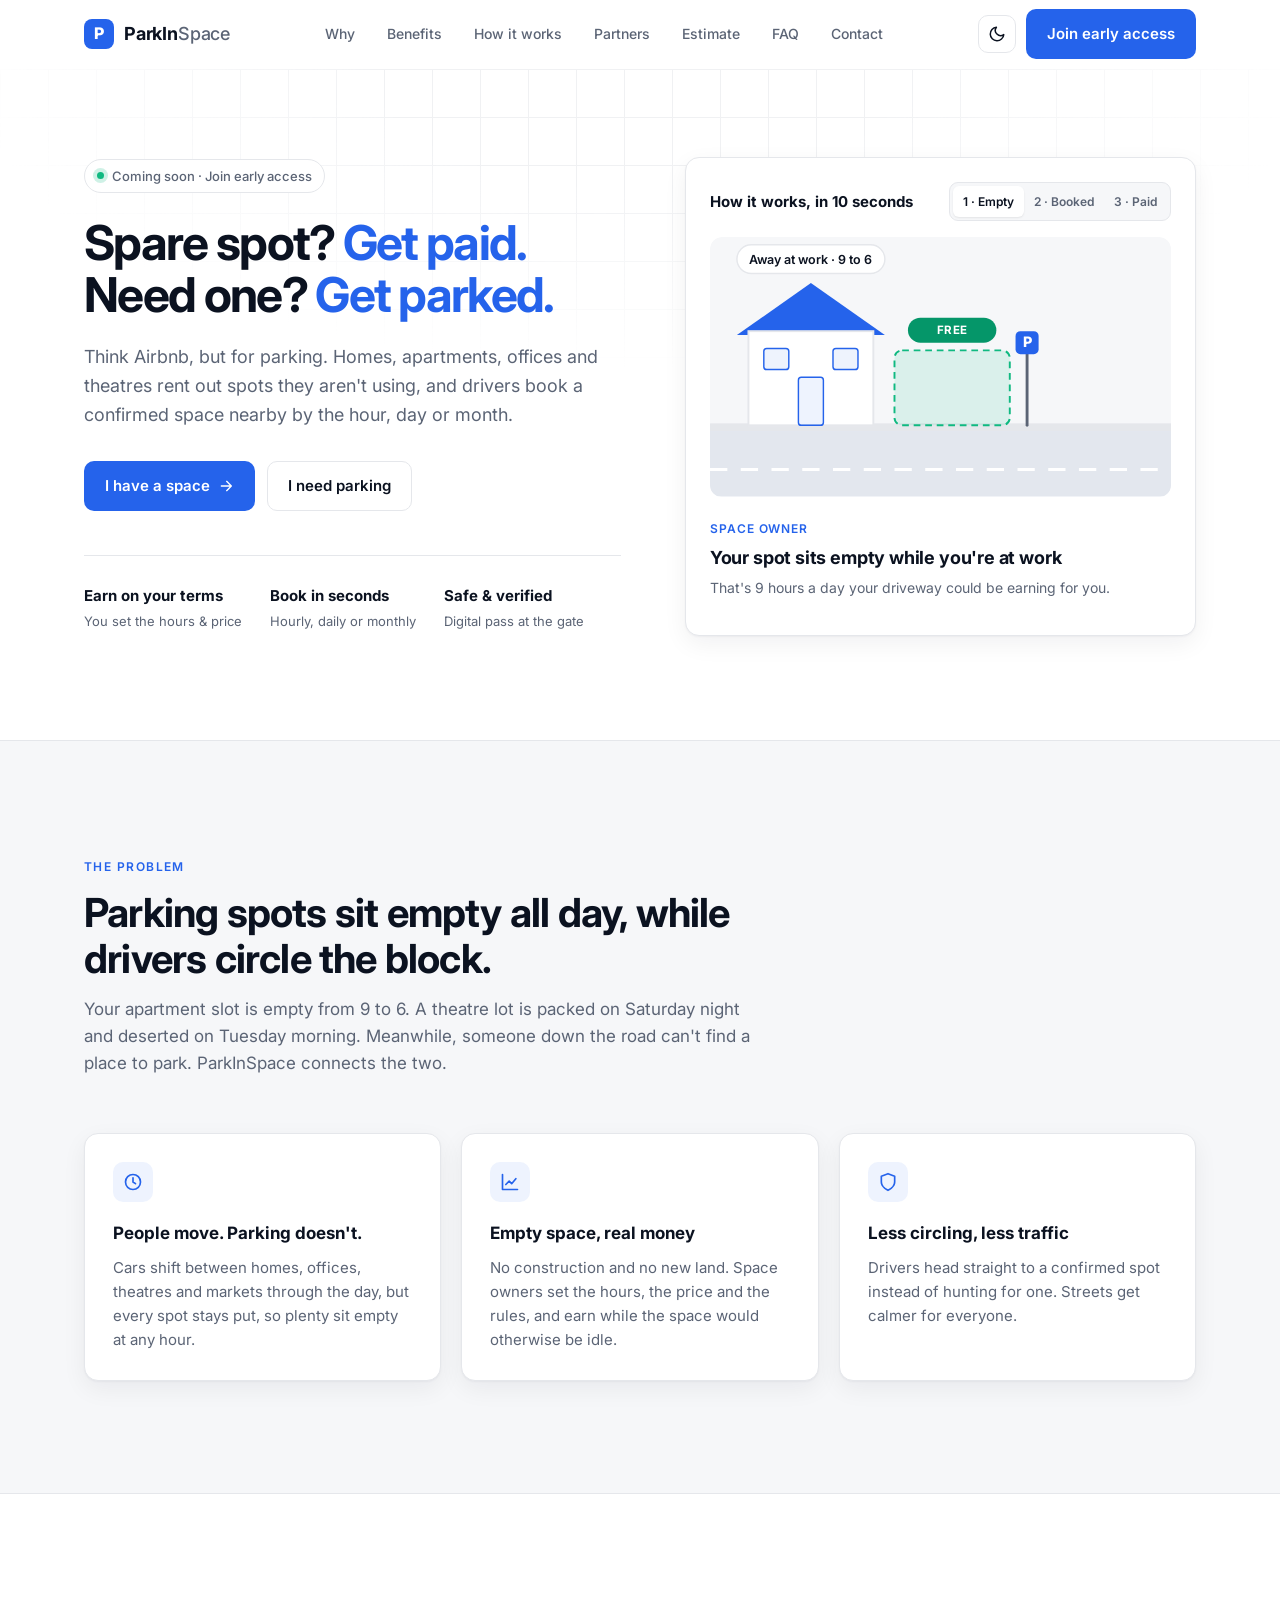
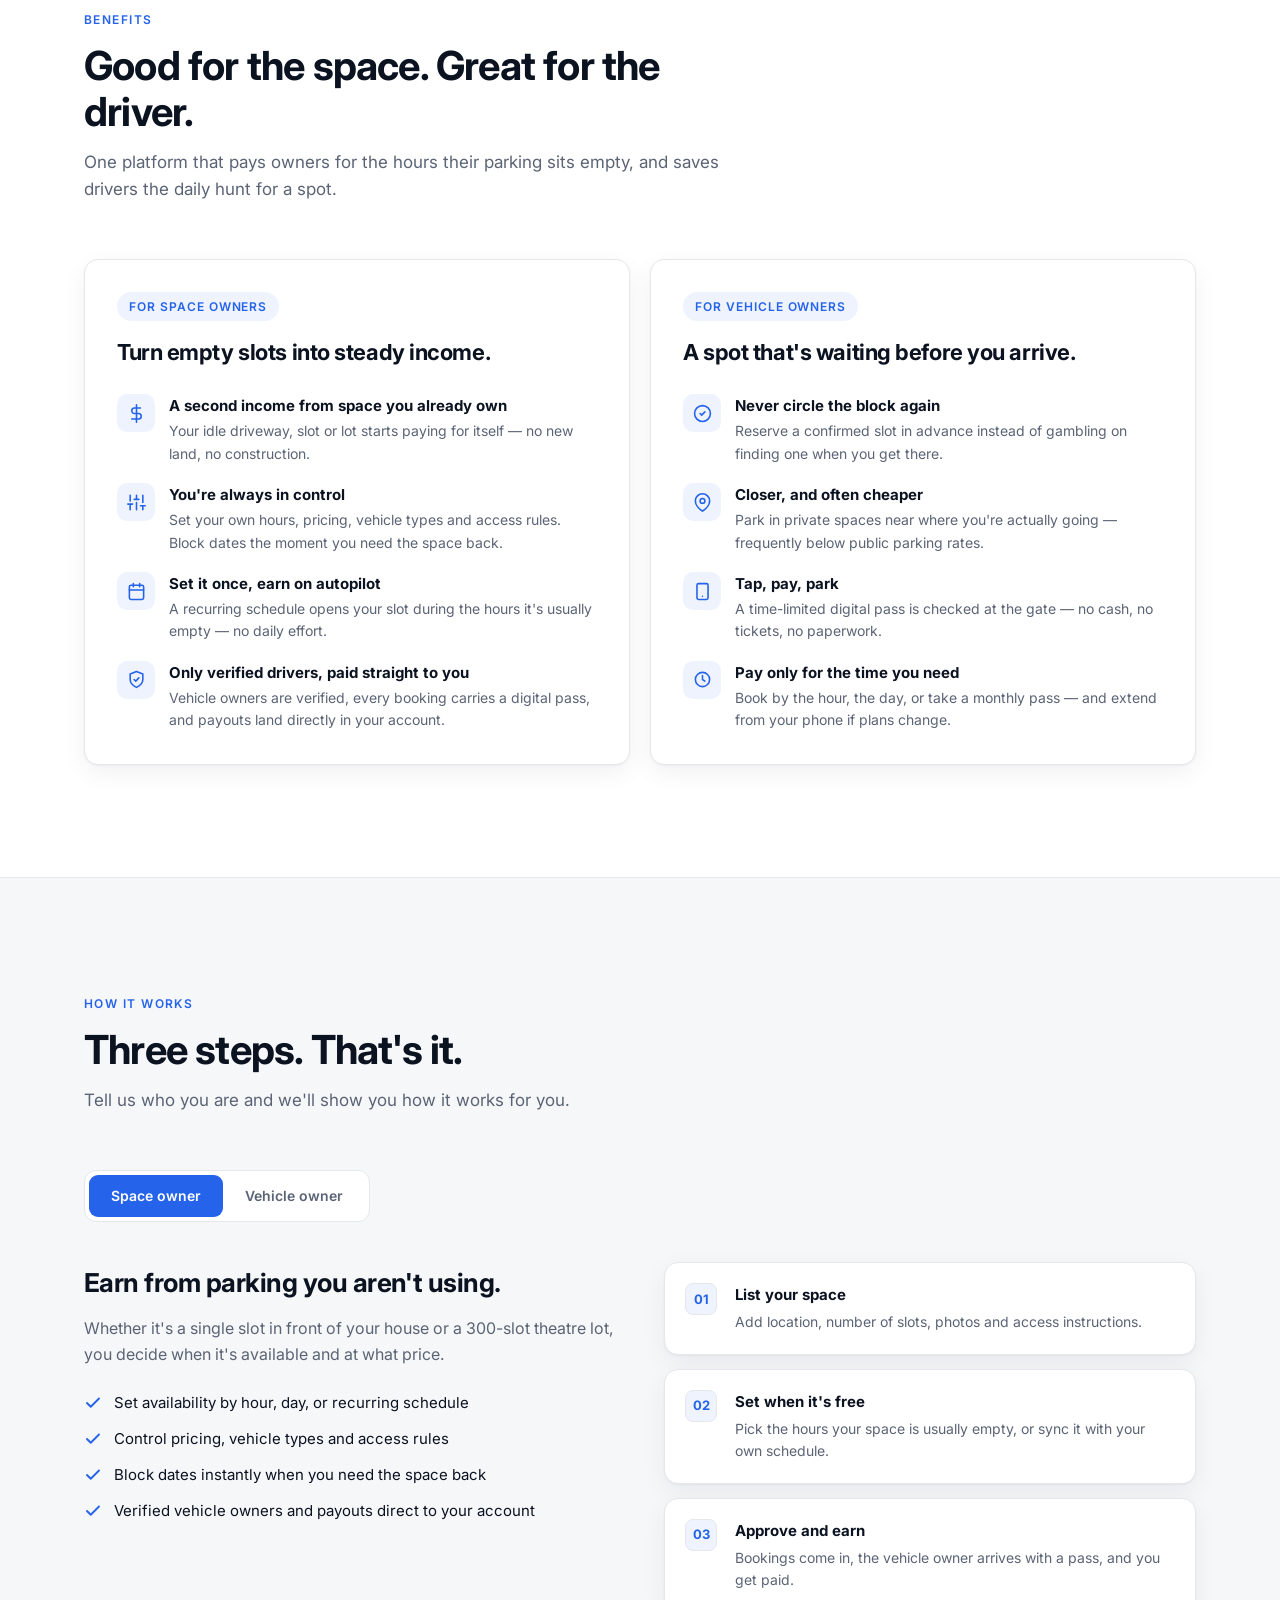
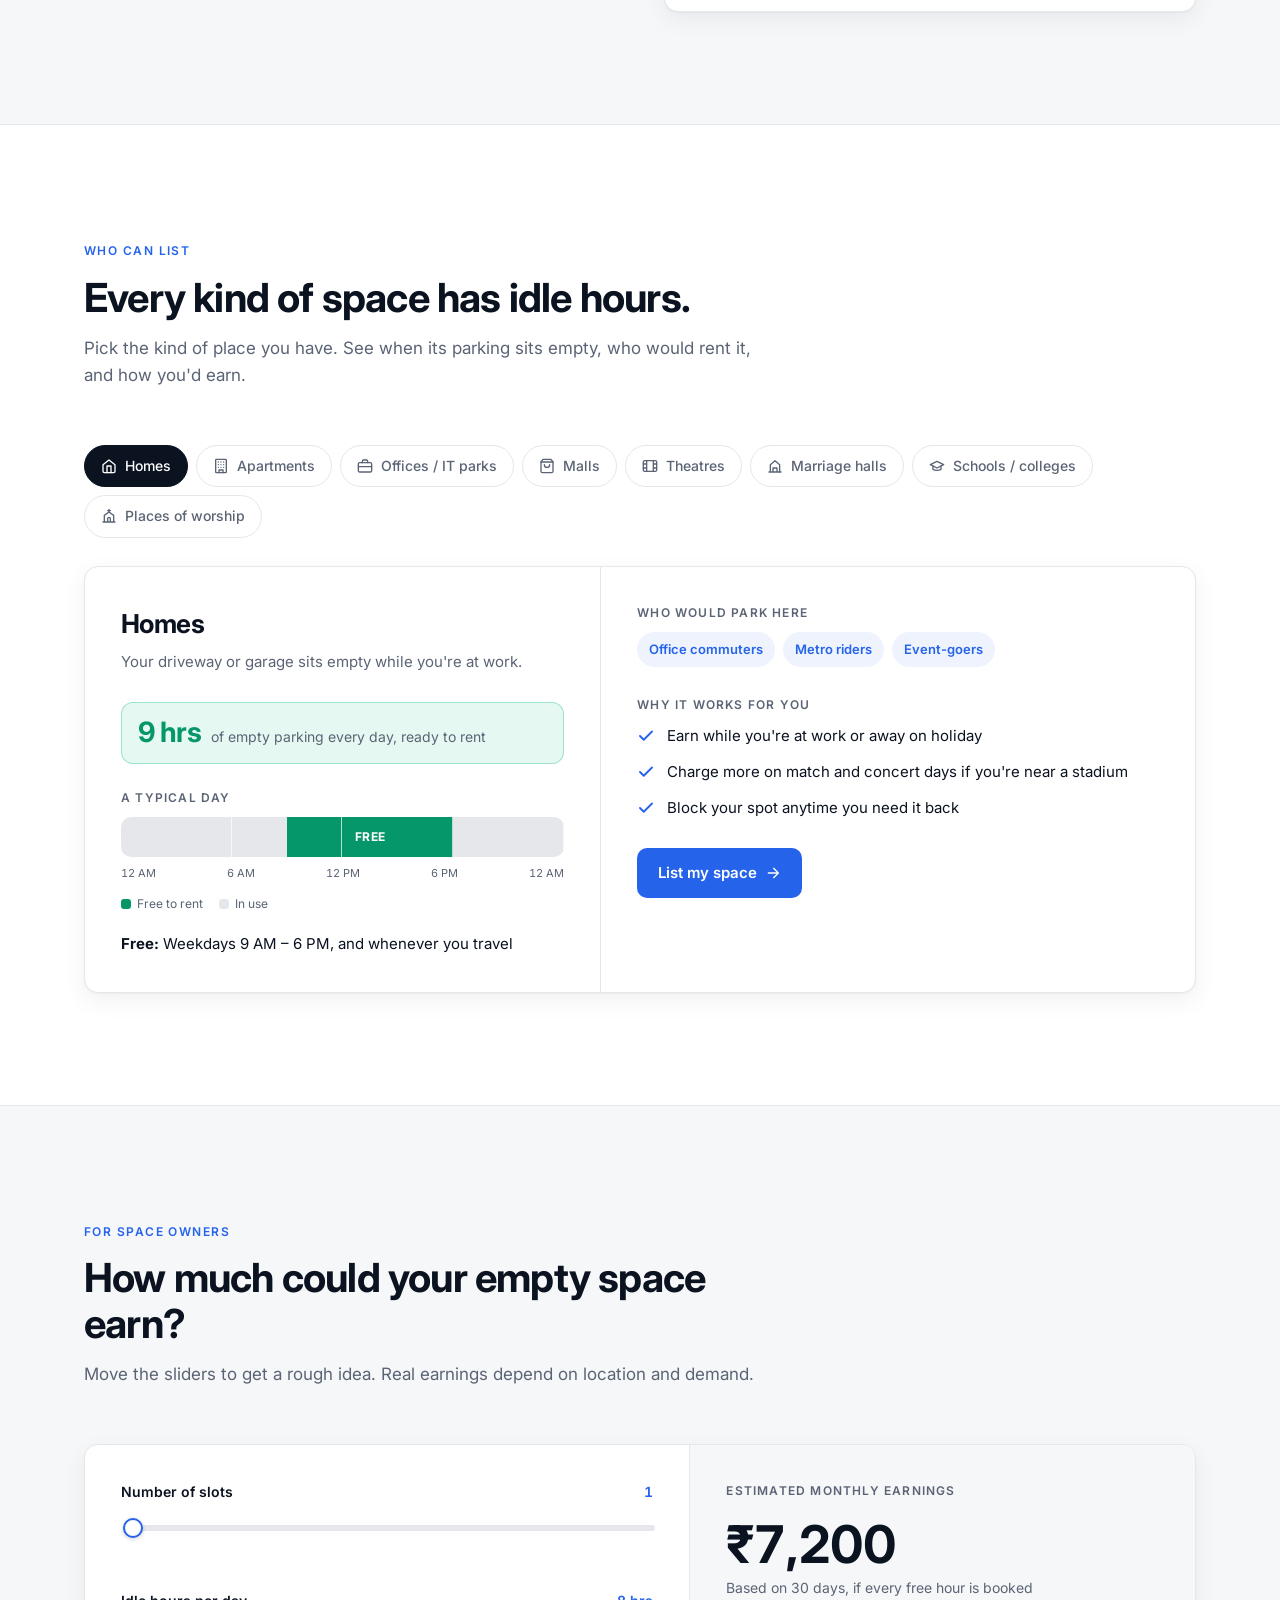
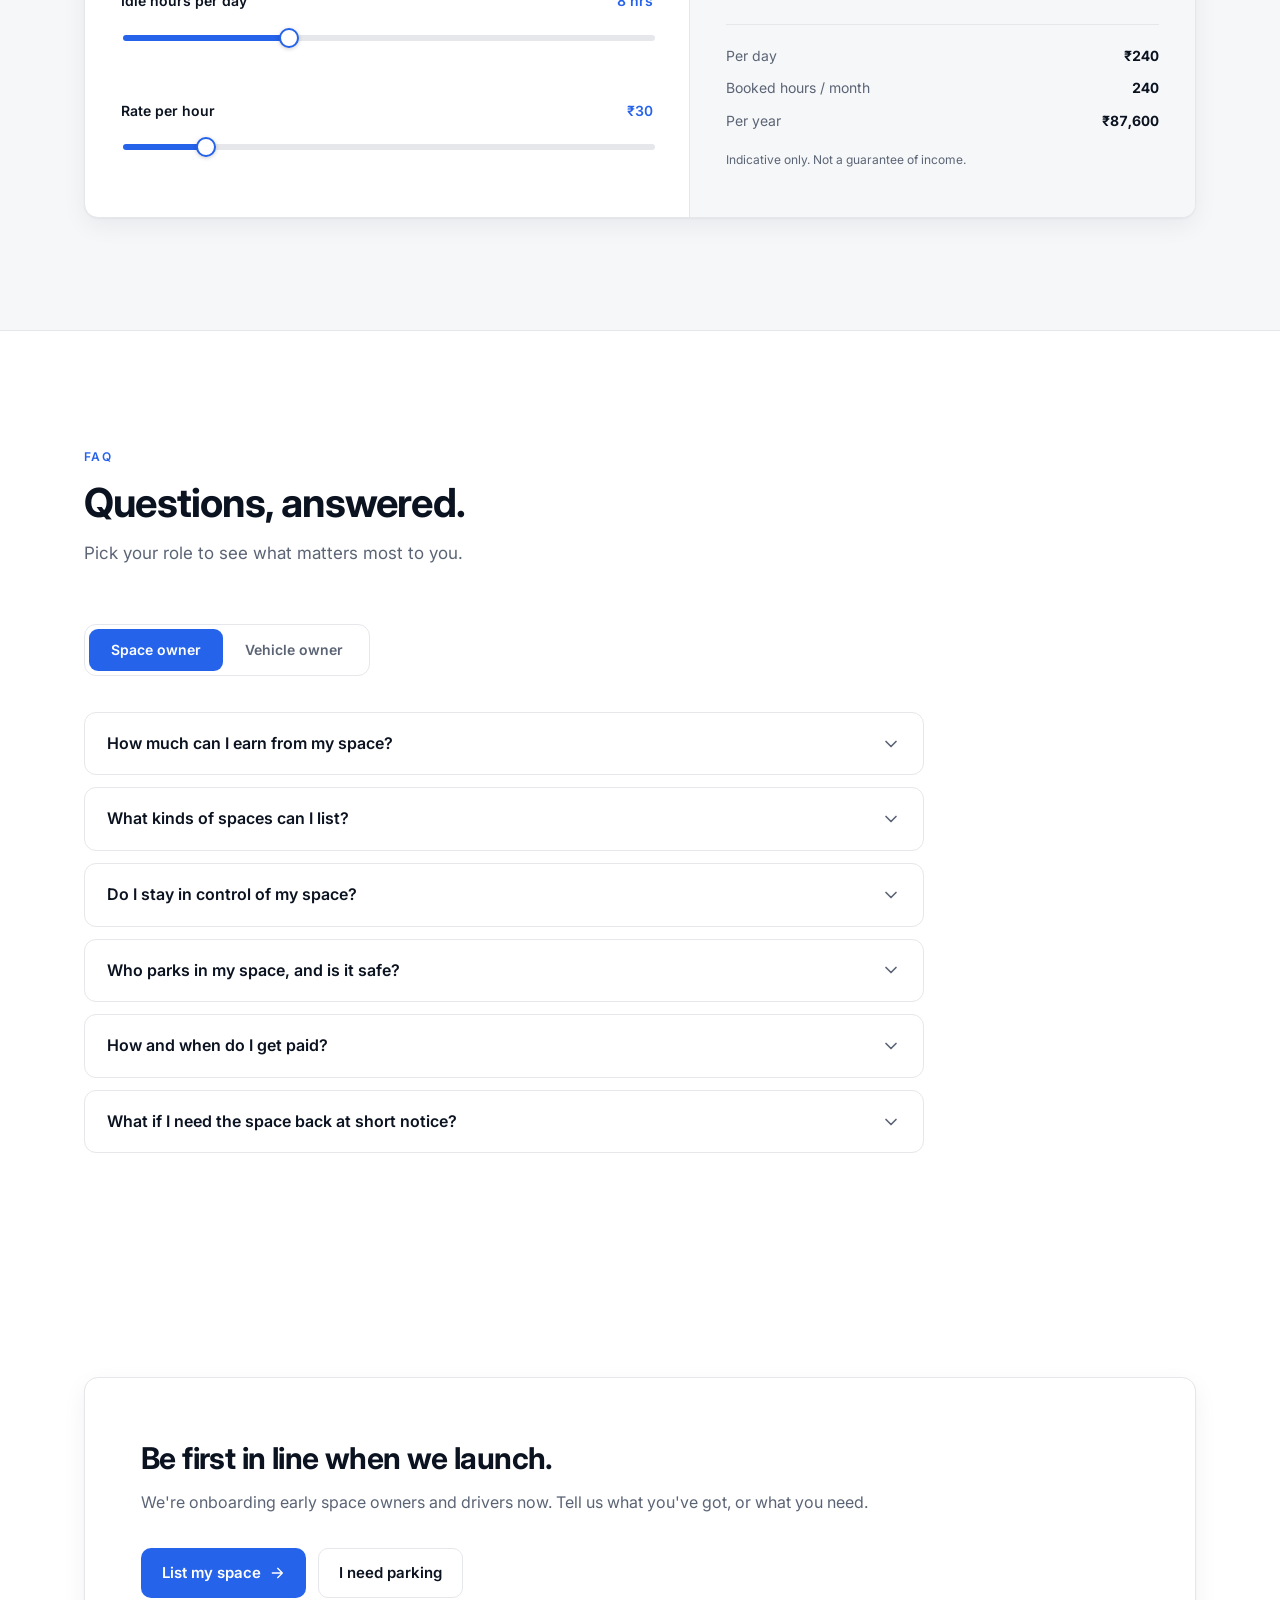
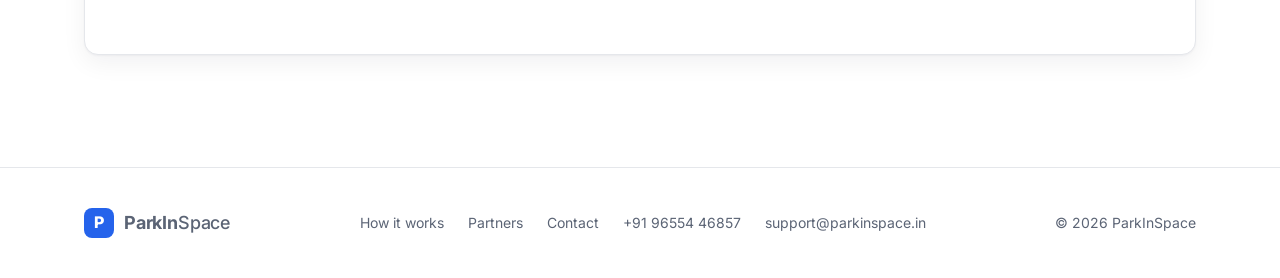
<file: index.html>
<!DOCTYPE html>
<html lang="en" data-theme="light">
<head>
  <meta charset="UTF-8" />
  <meta name="viewport" content="width=device-width, initial-scale=1.0" />
  <title>ParkInSpace — Rent out empty parking. Book a spot nearby.</title>
  <meta name="description" content="Think Airbnb, but for parking. Homes, apartments, offices and theatres earn from parking they aren't using, and drivers book a confirmed spot nearby by the hour, day or month." />
  <link rel="preconnect" href="https://fonts.googleapis.com" />
  <link rel="preconnect" href="https://fonts.gstatic.com" crossorigin />
  <link href="https://fonts.googleapis.com/css2?family=Inter:wght@400;500;600;700;800&display=swap" rel="stylesheet" />
  <link rel="stylesheet" href="styles.css" />
  <script>
    (function () {
      var t = localStorage.getItem("pis-theme") || "light";
      document.documentElement.setAttribute("data-theme", t);
    })();
  </script>
</head>
<body>
  <!-- Navigation -->
  <header class="nav" id="nav">
    <div class="container nav-inner">
      <a href="index.html" class="logo" aria-label="ParkInSpace home">
        <span class="logo-mark">P</span>
        <span>ParkIn<span class="dim">Space</span></span>
      </a>
      <nav class="nav-links" id="navLinks">
        <a href="#why">Why</a>
        <a href="#benefits">Benefits</a>
        <a href="#how">How it works</a>
        <a href="#partners">Partners</a>
        <a href="#estimate">Estimate</a>
        <a href="#faq">FAQ</a>
        <a href="contact.html">Contact</a>
      </nav>
      <div class="nav-actions">
        <button class="icon-btn theme-toggle" id="themeToggle" aria-label="Toggle theme">
          <svg class="moon" viewBox="0 0 24 24" fill="none" stroke="currentColor" stroke-width="2" stroke-linecap="round" stroke-linejoin="round"><path d="M21 12.79A9 9 0 1 1 11.21 3 7 7 0 0 0 21 12.79z"/></svg>
          <svg class="sun" viewBox="0 0 24 24" fill="none" stroke="currentColor" stroke-width="2" stroke-linecap="round" stroke-linejoin="round"><circle cx="12" cy="12" r="4"/><path d="M12 2v2M12 20v2M4.93 4.93l1.41 1.41M17.66 17.66l1.41 1.41M2 12h2M20 12h2M6.34 17.66l-1.41 1.41M19.07 4.93l-1.41 1.41"/></svg>
        </button>
        <a href="contact.html" class="btn btn-primary">Join early access</a>
        <button class="icon-btn menu-btn" id="menuBtn" aria-label="Open menu">
          <svg viewBox="0 0 24 24" fill="none" stroke="currentColor" stroke-width="2" stroke-linecap="round"><path d="M4 7h16M4 12h16M4 17h16"/></svg>
        </button>
      </div>
    </div>
  </header>

  <main>
    <!-- Hero -->
    <section class="hero">
      <div class="container hero-grid">
        <div class="reveal">
          <span class="badge"><span class="dot"></span>Coming soon · Join early access</span>
          <h1>
            <span class="line"><span class="nw">Spare spot?</span> <span class="nw accent">Get paid.</span></span>
            <span class="line"><span class="nw">Need one?</span> <span class="nw accent">Get parked.</span></span>
          </h1>
          <p class="lead">
            Think Airbnb, but for parking. Homes, apartments, offices and theatres rent out spots they
            aren't using, and drivers book a confirmed space nearby by the hour, day or month.
          </p>
          <div class="hero-cta">
            <a href="contact.html?role=owner" class="btn btn-primary">
              I have a space
              <svg viewBox="0 0 24 24" fill="none" stroke="currentColor" stroke-width="2" stroke-linecap="round" stroke-linejoin="round"><path d="M5 12h14M13 5l7 7-7 7"/></svg>
            </a>
            <a href="contact.html?role=driver" class="btn btn-ghost">I need parking</a>
          </div>
          <div class="hero-meta">
            <div><strong>Earn on your terms</strong><span>You set the hours &amp; price</span></div>
            <div><strong>Book in seconds</strong><span>Hourly, daily or monthly</span></div>
            <div><strong>Safe &amp; verified</strong><span>Digital pass at the gate</span></div>
          </div>
        </div>

        <div class="card hero-card reveal">
          <div class="story-head">
            <h3>How it works, in 10 seconds</h3>
            <div class="seg" id="storySeg" aria-label="Story step">
              <button class="active" data-step="0">1 · Empty</button>
              <button data-step="1">2 · Booked</button>
              <button data-step="2">3 · Paid</button>
            </div>
          </div>
          <svg class="scene" id="scene" data-step="0" viewBox="0 0 480 270" role="img" aria-labelledby="storyTitle">
            <rect class="sc-bg" width="480" height="270" rx="12"/>
            <rect class="sc-road" y="200" width="480" height="70"/>
            <rect class="sc-kerb" y="194" width="480" height="8"/>
            <line class="sc-lane" x1="0" y1="242" x2="480" y2="242"/>

            <polygon class="sc-roof" points="28,102 105,48 182,102"/>
            <rect class="sc-house" x="40" y="98" width="130" height="98"/>
            <rect class="sc-win" x="56" y="116" width="26" height="22" rx="3"/>
            <rect class="sc-win" x="128" y="116" width="26" height="22" rx="3"/>
            <rect class="sc-door" x="92" y="146" width="26" height="50" rx="3"/>

            <rect class="sc-spot" x="192" y="118" width="120" height="78" rx="8"/>
            <line class="sc-pole" x1="330" y1="120" x2="330" y2="196"/>
            <rect class="sc-sign" x="318" y="98" width="24" height="24" rx="5"/>
            <text class="sc-sign-t" x="330" y="115" text-anchor="middle">P</text>

            <g class="s0">
              <rect class="sc-bubble" x="28" y="8" width="154" height="30" rx="15"/>
              <text class="sc-t" x="105" y="28" text-anchor="middle">Away at work · 9 to 6</text>
              <rect class="sc-pill-free" x="206" y="84" width="92" height="26" rx="13"/>
              <text class="sc-pill-t" x="252" y="101" text-anchor="middle">FREE</text>
            </g>
            <g class="s1">
              <rect class="sc-bubble sc-bubble-accent" x="28" y="8" width="154" height="30" rx="15"/>
              <text class="sc-t" x="105" y="28" text-anchor="middle">New booking · 10 to 5</text>
              <rect class="sc-pill-accent" x="206" y="84" width="92" height="26" rx="13"/>
              <text class="sc-pill-t" x="252" y="101" text-anchor="middle">BOOKED</text>
              <g transform="translate(372 18)">
                <rect class="sc-phone" width="84" height="158" rx="14"/>
                <rect class="sc-screen" x="6" y="14" width="72" height="132" rx="9"/>
                <circle class="sc-ok" cx="42" cy="52" r="15"/>
                <path class="sc-tick" d="M35 52l5 5 9-10"/>
                <text class="sc-t" x="42" y="88" text-anchor="middle">Booked</text>
                <text class="sc-t-sm" x="42" y="106" text-anchor="middle">10 AM–5 PM</text>
                <text class="sc-t-sm" x="42" y="123" text-anchor="middle">₹30 / hour</text>
              </g>
            </g>
            <g class="s2">
              <rect class="sc-earn" x="28" y="6" width="154" height="34" rx="17"/>
              <text class="sc-earn-t" x="105" y="28" text-anchor="middle">+₹210 today</text>
              <rect class="sc-pill-free" x="206" y="84" width="92" height="26" rx="13"/>
              <text class="sc-pill-t" x="252" y="101" text-anchor="middle">PARKED ✓</text>
            </g>

            <g class="sc-car">
              <rect class="sc-car-body" x="0" y="16" width="96" height="20" rx="8"/>
              <path class="sc-car-body" d="M18 17 L31 2 H65 L80 17 Z"/>
              <path class="sc-car-win" d="M31 14 L38 6 H47 V14 Z"/>
              <path class="sc-car-win" d="M51 6 H62 L69 14 H51 Z"/>
              <circle class="sc-wheel" cx="22" cy="36" r="8"/>
              <circle class="sc-wheel" cx="74" cy="36" r="8"/>
              <circle class="sc-hub" cx="22" cy="36" r="3"/>
              <circle class="sc-hub" cx="74" cy="36" r="3"/>
            </g>
          </svg>
          <div class="story-text" aria-live="polite">
            <span class="story-who" id="storyWho">Space owner</span>
            <h4 id="storyTitle">Your spot sits empty while you're at work</h4>
            <p id="storyDesc">That's 9 hours a day your driveway could be earning for you.</p>
          </div>
        </div>
      </div>
    </section>

    <!-- Why -->
    <section class="section section-soft" id="why">
      <div class="container">
        <div class="section-head reveal">
          <span class="eyebrow">The problem</span>
          <h2>Parking spots sit empty all day, while drivers circle the block.</h2>
          <p>Your apartment slot is empty from 9 to 6. A theatre lot is packed on Saturday night and deserted on Tuesday morning. Meanwhile, someone down the road can't find a place to park. ParkInSpace connects the two.</p>
        </div>
        <div class="insight-grid">
          <div class="card insight reveal">
            <div class="ico"><svg viewBox="0 0 24 24" fill="none" stroke="currentColor" stroke-width="2" stroke-linecap="round" stroke-linejoin="round"><circle cx="12" cy="12" r="9"/><path d="M12 7v5l3 2"/></svg></div>
            <h3>People move. Parking doesn't.</h3>
            <p>Cars shift between homes, offices, theatres and markets through the day, but every spot stays put, so plenty sit empty at any hour.</p>
          </div>
          <div class="card insight reveal">
            <div class="ico"><svg viewBox="0 0 24 24" fill="none" stroke="currentColor" stroke-width="2" stroke-linecap="round" stroke-linejoin="round"><path d="M3 3v18h18"/><path d="M7 15l4-4 3 3 5-6"/></svg></div>
            <h3>Empty space, real money</h3>
            <p>No construction and no new land. Space owners set the hours, the price and the rules, and earn while the space would otherwise be idle.</p>
          </div>
          <div class="card insight reveal">
            <div class="ico"><svg viewBox="0 0 24 24" fill="none" stroke="currentColor" stroke-width="2" stroke-linecap="round" stroke-linejoin="round"><path d="M12 22s8-4 8-10V5l-8-3-8 3v7c0 6 8 10 8 10z"/></svg></div>
            <h3>Less circling, less traffic</h3>
            <p>Drivers head straight to a confirmed spot instead of hunting for one. Streets get calmer for everyone.</p>
          </div>
        </div>
      </div>
    </section>

    <!-- Benefits -->
    <section class="section" id="benefits">
      <div class="container">
        <div class="section-head reveal">
          <span class="eyebrow">Benefits</span>
          <h2>Good for the space. Great for the driver.</h2>
          <p>One platform that pays owners for the hours their parking sits empty, and saves drivers the daily hunt for a spot.</p>
        </div>
        <div class="benefits-grid">
          <div class="card benefit-col reveal">
            <div class="benefit-head">
              <span class="benefit-chip">For space owners</span>
              <h3>Turn empty slots into steady income.</h3>
            </div>
            <ul class="benefit-list">
              <li>
                <div class="ico"><svg viewBox="0 0 24 24" fill="none" stroke="currentColor" stroke-width="2" stroke-linecap="round" stroke-linejoin="round"><path d="M12 1v22M17 5H9.5a3.5 3.5 0 0 0 0 7h5a3.5 3.5 0 0 1 0 7H6"/></svg></div>
                <div><strong>A second income from space you already own</strong><span>Your idle driveway, slot or lot starts paying for itself — no new land, no construction.</span></div>
              </li>
              <li>
                <div class="ico"><svg viewBox="0 0 24 24" fill="none" stroke="currentColor" stroke-width="2" stroke-linecap="round" stroke-linejoin="round"><path d="M4 21v-7M4 10V3M12 21v-9M12 8V3M20 21v-5M20 12V3M1 14h6M9 8h6M17 16h6"/></svg></div>
                <div><strong>You're always in control</strong><span>Set your own hours, pricing, vehicle types and access rules. Block dates the moment you need the space back.</span></div>
              </li>
              <li>
                <div class="ico"><svg viewBox="0 0 24 24" fill="none" stroke="currentColor" stroke-width="2" stroke-linecap="round" stroke-linejoin="round"><rect x="3" y="4" width="18" height="18" rx="2"/><path d="M16 2v4M8 2v4M3 10h18"/></svg></div>
                <div><strong>Set it once, earn on autopilot</strong><span>A recurring schedule opens your slot during the hours it's usually empty — no daily effort.</span></div>
              </li>
              <li>
                <div class="ico"><svg viewBox="0 0 24 24" fill="none" stroke="currentColor" stroke-width="2" stroke-linecap="round" stroke-linejoin="round"><path d="M12 22s8-4 8-10V5l-8-3-8 3v7c0 6 8 10 8 10z"/><path d="M9 12l2 2 4-4"/></svg></div>
                <div><strong>Only verified drivers, paid straight to you</strong><span>Vehicle owners are verified, every booking carries a digital pass, and payouts land directly in your account.</span></div>
              </li>
            </ul>
          </div>
          <div class="card benefit-col reveal">
            <div class="benefit-head">
              <span class="benefit-chip">For vehicle owners</span>
              <h3>A spot that's waiting before you arrive.</h3>
            </div>
            <ul class="benefit-list">
              <li>
                <div class="ico"><svg viewBox="0 0 24 24" fill="none" stroke="currentColor" stroke-width="2" stroke-linecap="round" stroke-linejoin="round"><circle cx="12" cy="12" r="10"/><path d="M9 12l2 2 4-4"/></svg></div>
                <div><strong>Never circle the block again</strong><span>Reserve a confirmed slot in advance instead of gambling on finding one when you get there.</span></div>
              </li>
              <li>
                <div class="ico"><svg viewBox="0 0 24 24" fill="none" stroke="currentColor" stroke-width="2" stroke-linecap="round" stroke-linejoin="round"><path d="M21 10c0 7-9 13-9 13s-9-6-9-13a9 9 0 0 1 18 0z"/><circle cx="12" cy="10" r="3"/></svg></div>
                <div><strong>Closer, and often cheaper</strong><span>Park in private spaces near where you're actually going — frequently below public parking rates.</span></div>
              </li>
              <li>
                <div class="ico"><svg viewBox="0 0 24 24" fill="none" stroke="currentColor" stroke-width="2" stroke-linecap="round" stroke-linejoin="round"><rect x="5" y="2" width="14" height="20" rx="2"/><path d="M12 18h.01"/></svg></div>
                <div><strong>Tap, pay, park</strong><span>A time-limited digital pass is checked at the gate — no cash, no tickets, no paperwork.</span></div>
              </li>
              <li>
                <div class="ico"><svg viewBox="0 0 24 24" fill="none" stroke="currentColor" stroke-width="2" stroke-linecap="round" stroke-linejoin="round"><circle cx="12" cy="12" r="9"/><path d="M12 7v5l3 2"/></svg></div>
                <div><strong>Pay only for the time you need</strong><span>Book by the hour, the day, or take a monthly pass — and extend from your phone if plans change.</span></div>
              </li>
            </ul>
          </div>
        </div>
      </div>
    </section>

    <!-- How it works -->
    <section class="section section-soft" id="how">
      <div class="container">
        <div class="section-head reveal">
          <span class="eyebrow">How it works</span>
          <h2>Three steps. That's it.</h2>
          <p>Tell us who you are and we'll show you how it works for you.</p>
        </div>

        <div class="roles-switch reveal" role="tablist">
          <button class="active" data-role="owner" role="tab" aria-selected="true">Space owner</button>
          <button data-role="driver" role="tab" aria-selected="false">Vehicle owner</button>
        </div>

        <div class="role-panel active" data-panel="owner">
          <div>
            <h3>Earn from parking you aren't using.</h3>
            <p>Whether it's a single slot in front of your house or a 300-slot theatre lot, you decide when it's available and at what price.</p>
            <ul class="checklist">
              <li><svg viewBox="0 0 24 24" fill="none" stroke="currentColor" stroke-width="2.5" stroke-linecap="round" stroke-linejoin="round"><path d="M20 6L9 17l-5-5"/></svg>Set availability by hour, day, or recurring schedule</li>
              <li><svg viewBox="0 0 24 24" fill="none" stroke="currentColor" stroke-width="2.5" stroke-linecap="round" stroke-linejoin="round"><path d="M20 6L9 17l-5-5"/></svg>Control pricing, vehicle types and access rules</li>
              <li><svg viewBox="0 0 24 24" fill="none" stroke="currentColor" stroke-width="2.5" stroke-linecap="round" stroke-linejoin="round"><path d="M20 6L9 17l-5-5"/></svg>Block dates instantly when you need the space back</li>
              <li><svg viewBox="0 0 24 24" fill="none" stroke="currentColor" stroke-width="2.5" stroke-linecap="round" stroke-linejoin="round"><path d="M20 6L9 17l-5-5"/></svg>Verified vehicle owners and payouts direct to your account</li>
            </ul>
          </div>
          <div class="steps">
            <div class="card step"><div class="num">01</div><div><h4>List your space</h4><p>Add location, number of slots, photos and access instructions.</p></div></div>
            <div class="card step"><div class="num">02</div><div><h4>Set when it's free</h4><p>Pick the hours your space is usually empty, or sync it with your own schedule.</p></div></div>
            <div class="card step"><div class="num">03</div><div><h4>Approve and earn</h4><p>Bookings come in, the vehicle owner arrives with a pass, and you get paid.</p></div></div>
          </div>
        </div>

        <div class="role-panel" data-panel="driver">
          <div>
            <h3>A confirmed slot, close to where you're going.</h3>
            <p>Park in verified private spaces that would otherwise sit empty, often closer and cheaper than public parking.</p>
            <ul class="checklist">
              <li><svg viewBox="0 0 24 24" fill="none" stroke="currentColor" stroke-width="2.5" stroke-linecap="round" stroke-linejoin="round"><path d="M20 6L9 17l-5-5"/></svg>Book by the hour, day, or take a monthly pass</li>
              <li><svg viewBox="0 0 24 24" fill="none" stroke="currentColor" stroke-width="2.5" stroke-linecap="round" stroke-linejoin="round"><path d="M20 6L9 17l-5-5"/></svg>Digital pass checked at the gate, no paperwork</li>
              <li><svg viewBox="0 0 24 24" fill="none" stroke="currentColor" stroke-width="2.5" stroke-linecap="round" stroke-linejoin="round"><path d="M20 6L9 17l-5-5"/></svg>Clear pricing shown up front</li>
              <li><svg viewBox="0 0 24 24" fill="none" stroke="currentColor" stroke-width="2.5" stroke-linecap="round" stroke-linejoin="round"><path d="M20 6L9 17l-5-5"/></svg>Spaces for cars, bikes and commercial fleets</li>
            </ul>
          </div>
          <div class="steps">
            <div class="card step"><div class="num">01</div><div><h4>Choose a space</h4><p>See verified spaces with available hours, price and access details.</p></div></div>
            <div class="card step"><div class="num">02</div><div><h4>Reserve your time</h4><p>Pay securely and receive a time-limited digital pass.</p></div></div>
            <div class="card step"><div class="num">03</div><div><h4>Park and go</h4><p>Show the pass at entry. Extend your time from your phone if needed.</p></div></div>
          </div>
        </div>
      </div>
    </section>

    <!-- Partners -->
    <section class="section" id="partners">
      <div class="container">
        <div class="section-head reveal">
          <span class="eyebrow">Who can list</span>
          <h2>Every kind of space has idle hours.</h2>
          <p>Pick the kind of place you have. See when its parking sits empty, who would rent it, and how you'd earn.</p>
        </div>

        <div class="tabs reveal" id="partnerTabs" role="tablist"></div>

        <div class="card partner-panel reveal" id="partnerPanel">
          <div class="partner-left">
            <h3 id="pTitle"></h3>
            <p class="tag" id="pTag"></p>
            <div class="free-hours"><strong id="pHours"></strong><span>of empty parking every day, ready to rent</span></div>
            <div class="label">A typical day</div>
            <div class="daybar" id="pDaybar"></div>
            <div class="timeline-axis"><span>12 AM</span><span>6 AM</span><span>12 PM</span><span>6 PM</span><span>12 AM</span></div>
            <div class="daybar-legend"><span><i class="lg-free"></i>Free to rent</span><span><i class="lg-busy"></i>In use</span></div>
            <p class="free-when"><b>Free:</b> <span id="pFree"></span></p>
            <p class="timeline-note" id="pNote" hidden></p>
          </div>
          <div>
            <div class="label">Who would park here</div>
            <div class="who-chips" id="pWho"></div>
            <div class="label">Why it works for you</div>
            <ul class="checklist" id="pPerks"></ul>
            <a href="contact.html?role=owner" class="btn btn-primary partner-cta">
              List my space
              <svg viewBox="0 0 24 24" fill="none" stroke="currentColor" stroke-width="2" stroke-linecap="round" stroke-linejoin="round"><path d="M5 12h14M13 5l7 7-7 7"/></svg>
            </a>
          </div>
        </div>
      </div>
    </section>

    <!-- Estimator -->
    <section class="section section-soft" id="estimate">
      <div class="container">
        <div class="section-head reveal">
          <span class="eyebrow">For space owners</span>
          <h2>How much could your empty space earn?</h2>
          <p>Move the sliders to get a rough idea. Real earnings depend on location and demand.</p>
        </div>
        <div class="card estimator reveal">
          <div class="est-controls">
            <div>
              <div class="field-row"><label for="slots">Number of slots</label><output id="slotsOut">1</output></div>
              <input type="range" id="slots" min="1" max="200" value="1" />
            </div>
            <div>
              <div class="field-row"><label for="hours">Idle hours per day</label><output id="hoursOut">8 hrs</output></div>
              <input type="range" id="hours" min="1" max="24" value="8" />
            </div>
            <div>
              <div class="field-row"><label for="rate">Rate per hour</label><output id="rateOut">₹30</output></div>
              <input type="range" id="rate" min="10" max="150" step="5" value="30" />
            </div>
          </div>
          <div class="est-result">
            <div class="label">Estimated monthly earnings</div>
            <div class="big" id="estMonthly">₹0</div>
            <p class="sub">Based on 30 days, if every free hour is booked</p>
            <div class="est-break">
              <div><span>Per day</span><strong id="estDay">₹0</strong></div>
              <div><span>Booked hours / month</span><strong id="estHours">0</strong></div>
              <div><span>Per year</span><strong id="estYear">₹0</strong></div>
            </div>
            <p class="disclaimer">Indicative only. Not a guarantee of income.</p>
          </div>
        </div>
      </div>
    </section>

    <!-- FAQ -->
    <section class="section" id="faq">
      <div class="container">
        <div class="section-head reveal">
          <span class="eyebrow">FAQ</span>
          <h2>Questions, answered.</h2>
          <p>Pick your role to see what matters most to you.</p>
        </div>

        <div class="roles-switch faq-switch reveal" role="tablist">
          <button class="active" data-faq="owner" role="tab" aria-selected="true">Space owner</button>
          <button data-faq="driver" role="tab" aria-selected="false">Vehicle owner</button>
        </div>

        <div class="faq-panel active" data-faqpanel="owner">
          <div class="faq-list reveal">
            <div class="faq-item">
              <button class="faq-q" aria-expanded="false"><span>How much can I earn from my space?</span><svg class="faq-ico" viewBox="0 0 24 24" fill="none" stroke="currentColor" stroke-width="2" stroke-linecap="round" stroke-linejoin="round"><path d="M6 9l6 6 6-6"/></svg></button>
              <div class="faq-a"><p>It depends on your location, how many slots you list, how many hours they sit idle and local demand. Try the estimator above for a rough monthly figure — it's indicative, not a guarantee.</p></div>
            </div>
            <div class="faq-item">
              <button class="faq-q" aria-expanded="false"><span>What kinds of spaces can I list?</span><svg class="faq-ico" viewBox="0 0 24 24" fill="none" stroke="currentColor" stroke-width="2" stroke-linecap="round" stroke-linejoin="round"><path d="M6 9l6 6 6-6"/></svg></button>
              <div class="faq-a"><p>Anything from a single driveway slot in front of your home to a full theatre, apartment, office or mall lot. If a vehicle can park there and it sits empty for part of the day, you can list it.</p></div>
            </div>
            <div class="faq-item">
              <button class="faq-q" aria-expanded="false"><span>Do I stay in control of my space?</span><svg class="faq-ico" viewBox="0 0 24 24" fill="none" stroke="currentColor" stroke-width="2" stroke-linecap="round" stroke-linejoin="round"><path d="M6 9l6 6 6-6"/></svg></button>
              <div class="faq-a"><p>Always. You set the available hours, the price, which vehicle types you accept and the access rules. You can block dates instantly whenever you need the space back.</p></div>
            </div>
            <div class="faq-item">
              <button class="faq-q" aria-expanded="false"><span>Who parks in my space, and is it safe?</span><svg class="faq-ico" viewBox="0 0 24 24" fill="none" stroke="currentColor" stroke-width="2" stroke-linecap="round" stroke-linejoin="round"><path d="M6 9l6 6 6-6"/></svg></button>
              <div class="faq-a"><p>Only verified vehicle owners can book. Each booking carries a time-limited digital pass that can be checked at your gate, so you always know who should be there and for how long.</p></div>
            </div>
            <div class="faq-item">
              <button class="faq-q" aria-expanded="false"><span>How and when do I get paid?</span><svg class="faq-ico" viewBox="0 0 24 24" fill="none" stroke="currentColor" stroke-width="2" stroke-linecap="round" stroke-linejoin="round"><path d="M6 9l6 6 6-6"/></svg></button>
              <div class="faq-a"><p>Earnings from confirmed bookings are paid out directly to your account. You can list a single slot or an entire lot — the payout follows the bookings either way.</p></div>
            </div>
            <div class="faq-item">
              <button class="faq-q" aria-expanded="false"><span>What if I need the space back at short notice?</span><svg class="faq-ico" viewBox="0 0 24 24" fill="none" stroke="currentColor" stroke-width="2" stroke-linecap="round" stroke-linejoin="round"><path d="M6 9l6 6 6-6"/></svg></button>
              <div class="faq-a"><p>Block the dates or hours you need and the slot stops accepting new bookings for that window. Your recurring schedule picks back up automatically afterwards.</p></div>
            </div>
          </div>
        </div>

        <div class="faq-panel" data-faqpanel="driver">
          <div class="faq-list reveal">
            <div class="faq-item">
              <button class="faq-q" aria-expanded="false"><span>How do I book a parking space?</span><svg class="faq-ico" viewBox="0 0 24 24" fill="none" stroke="currentColor" stroke-width="2" stroke-linecap="round" stroke-linejoin="round"><path d="M6 9l6 6 6-6"/></svg></button>
              <div class="faq-a"><p>Choose a verified space with the hours you need, see the price up front, pay securely and receive a time-limited digital pass for your visit.</p></div>
            </div>
            <div class="faq-item">
              <button class="faq-q" aria-expanded="false"><span>How do I get in when I arrive?</span><svg class="faq-ico" viewBox="0 0 24 24" fill="none" stroke="currentColor" stroke-width="2" stroke-linecap="round" stroke-linejoin="round"><path d="M6 9l6 6 6-6"/></svg></button>
              <div class="faq-a"><p>Show your digital pass at entry. It's checked at the gate, so there's no cash, no paper ticket and no paperwork to deal with.</p></div>
            </div>
            <div class="faq-item">
              <button class="faq-q" aria-expanded="false"><span>Can I book by the hour, or only long term?</span><svg class="faq-ico" viewBox="0 0 24 24" fill="none" stroke="currentColor" stroke-width="2" stroke-linecap="round" stroke-linejoin="round"><path d="M6 9l6 6 6-6"/></svg></button>
              <div class="faq-a"><p>Whatever suits you — book by the hour, by the day, or take a monthly pass for a spot you use regularly.</p></div>
            </div>
            <div class="faq-item">
              <button class="faq-q" aria-expanded="false"><span>Is it really cheaper than public parking?</span><svg class="faq-ico" viewBox="0 0 24 24" fill="none" stroke="currentColor" stroke-width="2" stroke-linecap="round" stroke-linejoin="round"><path d="M6 9l6 6 6-6"/></svg></button>
              <div class="faq-a"><p>Often, yes. Because you're using private space that would otherwise sit empty, it's frequently closer and cheaper than public lots — and you skip the time spent circling for a spot.</p></div>
            </div>
            <div class="faq-item">
              <button class="faq-q" aria-expanded="false"><span>What types of vehicles are allowed?</span><svg class="faq-ico" viewBox="0 0 24 24" fill="none" stroke="currentColor" stroke-width="2" stroke-linecap="round" stroke-linejoin="round"><path d="M6 9l6 6 6-6"/></svg></button>
              <div class="faq-a"><p>Spaces are available for cars, bikes and commercial fleets. Each listing shows the vehicle types the owner accepts, so you only see spots that fit your vehicle.</p></div>
            </div>
            <div class="faq-item">
              <button class="faq-q" aria-expanded="false"><span>What if I need to stay longer than planned?</span><svg class="faq-ico" viewBox="0 0 24 24" fill="none" stroke="currentColor" stroke-width="2" stroke-linecap="round" stroke-linejoin="round"><path d="M6 9l6 6 6-6"/></svg></button>
              <div class="faq-a"><p>Extend your time from your phone whenever the space is still free for that window — no need to head back to the car to sort it out.</p></div>
            </div>
          </div>
        </div>
      </div>
    </section>

    <!-- CTA -->
    <section class="section">
      <div class="container">
        <div class="card cta-band reveal">
          <div>
            <h2>Be first in line when we launch.</h2>
            <p>We're onboarding early space owners and drivers now. Tell us what you've got, or what you need.</p>
          </div>
          <div class="hero-cta">
          <a href="contact.html?role=owner" class="btn btn-primary">
            List my space
            <svg viewBox="0 0 24 24" fill="none" stroke="currentColor" stroke-width="2" stroke-linecap="round" stroke-linejoin="round"><path d="M5 12h14M13 5l7 7-7 7"/></svg>
          </a>
          <a href="contact.html?role=driver" class="btn btn-ghost">I need parking</a>
          </div>
        </div>
      </div>
    </section>
  </main>

  <footer>
    <div class="container footer-inner">
      <div class="logo"><span class="logo-mark">P</span><span>ParkIn<span class="dim">Space</span></span></div>
      <div class="footer-links">
        <a href="#how">How it works</a>
        <a href="#partners">Partners</a>
        <a href="contact.html">Contact</a>
        <a href="tel:+919655446857">+91 96554 46857</a>
        <a href="mailto:support@parkinspace.in">support@parkinspace.in</a>
      </div>
      <div>&copy; <span id="year"></span> ParkInSpace</div>
    </div>
  </footer>

  <script src="script.js"></script>
</body>
</html>
</file>
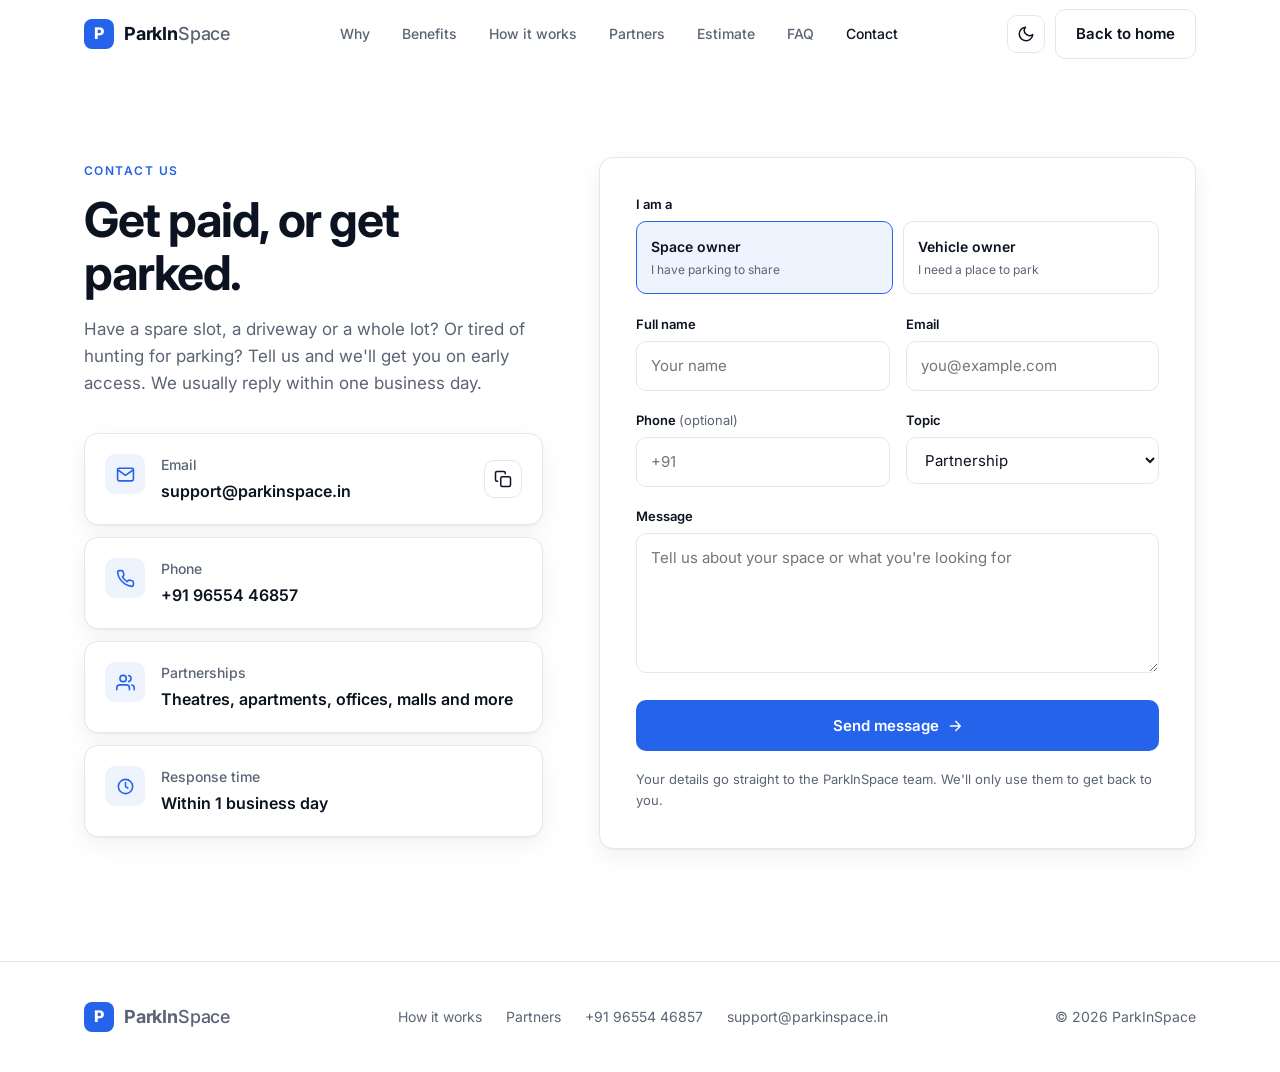
<file: contact.html>
<!DOCTYPE html>
<html lang="en" data-theme="light">
<head>
  <meta charset="UTF-8" />
  <meta name="viewport" content="width=device-width, initial-scale=1.0" />
  <title>Contact — ParkInSpace</title>
  <meta name="description" content="Get in touch with ParkInSpace. Call +91 96554 46857 or email support@parkinspace.in." />
  <link rel="preconnect" href="https://fonts.googleapis.com" />
  <link rel="preconnect" href="https://fonts.gstatic.com" crossorigin />
  <link href="https://fonts.googleapis.com/css2?family=Inter:wght@400;500;600;700;800&display=swap" rel="stylesheet" />
  <link rel="stylesheet" href="styles.css" />
  <script>
    (function () {
      var t = localStorage.getItem("pis-theme") || "light";
      document.documentElement.setAttribute("data-theme", t);
    })();
  </script>
</head>
<body>
  <header class="nav" id="nav">
    <div class="container nav-inner">
      <a href="index.html" class="logo" aria-label="ParkInSpace home">
        <span class="logo-mark">P</span>
        <span>ParkIn<span class="dim">Space</span></span>
      </a>
      <nav class="nav-links" id="navLinks">
        <a href="index.html#why">Why</a>
        <a href="index.html#benefits">Benefits</a>
        <a href="index.html#how">How it works</a>
        <a href="index.html#partners">Partners</a>
        <a href="index.html#estimate">Estimate</a>
        <a href="index.html#faq">FAQ</a>
        <a href="contact.html" class="active">Contact</a>
      </nav>
      <div class="nav-actions">
        <button class="icon-btn theme-toggle" id="themeToggle" aria-label="Toggle theme">
          <svg class="moon" viewBox="0 0 24 24" fill="none" stroke="currentColor" stroke-width="2" stroke-linecap="round" stroke-linejoin="round"><path d="M21 12.79A9 9 0 1 1 11.21 3 7 7 0 0 0 21 12.79z"/></svg>
          <svg class="sun" viewBox="0 0 24 24" fill="none" stroke="currentColor" stroke-width="2" stroke-linecap="round" stroke-linejoin="round"><circle cx="12" cy="12" r="4"/><path d="M12 2v2M12 20v2M4.93 4.93l1.41 1.41M17.66 17.66l1.41 1.41M2 12h2M20 12h2M6.34 17.66l-1.41 1.41M19.07 4.93l-1.41 1.41"/></svg>
        </button>
        <a href="index.html" class="btn btn-ghost">Back to home</a>
        <button class="icon-btn menu-btn" id="menuBtn" aria-label="Open menu">
          <svg viewBox="0 0 24 24" fill="none" stroke="currentColor" stroke-width="2" stroke-linecap="round"><path d="M4 7h16M4 12h16M4 17h16"/></svg>
        </button>
      </div>
    </div>
  </header>

  <main class="contact-wrap">
    <div class="container contact-grid">
      <div class="contact-info reveal">
        <span class="eyebrow">Contact us</span>
        <h1>Get paid, or get parked.</h1>
        <p>Have a spare slot, a driveway or a whole lot? Or tired of hunting for parking? Tell us and we'll get you on early access. We usually reply within one business day.</p>

        <div class="card info-item">
          <div class="ico"><svg viewBox="0 0 24 24" fill="none" stroke="currentColor" stroke-width="2" stroke-linecap="round" stroke-linejoin="round"><rect x="2" y="4" width="20" height="16" rx="2"/><path d="M22 6l-10 7L2 6"/></svg></div>
          <div>
            <h4>Email</h4>
            <a href="mailto:support@parkinspace.in">support@parkinspace.in</a>
          </div>
          <button class="icon-btn copy-btn" id="copyEmail" aria-label="Copy email address" title="Copy email">
            <svg viewBox="0 0 24 24" fill="none" stroke="currentColor" stroke-width="2" stroke-linecap="round" stroke-linejoin="round"><rect x="9" y="9" width="13" height="13" rx="2"/><path d="M5 15H4a2 2 0 0 1-2-2V4a2 2 0 0 1 2-2h9a2 2 0 0 1 2 2v1"/></svg>
          </button>
        </div>

        <div class="card info-item">
          <div class="ico"><svg viewBox="0 0 24 24" fill="none" stroke="currentColor" stroke-width="2" stroke-linecap="round" stroke-linejoin="round"><path d="M22 16.92v3a2 2 0 0 1-2.18 2 19.79 19.79 0 0 1-8.63-3.07 19.5 19.5 0 0 1-6-6 19.79 19.79 0 0 1-3.07-8.67A2 2 0 0 1 4.11 2h3a2 2 0 0 1 2 1.72c.13.96.36 1.9.7 2.81a2 2 0 0 1-.45 2.11L8.09 9.91a16 16 0 0 0 6 6l1.27-1.27a2 2 0 0 1 2.11-.45c.91.34 1.85.57 2.81.7A2 2 0 0 1 22 16.92z"/></svg></div>
          <div>
            <h4>Phone</h4>
            <a href="tel:+919655446857">+91 96554 46857</a>
          </div>
        </div>

        <div class="card info-item">
          <div class="ico"><svg viewBox="0 0 24 24" fill="none" stroke="currentColor" stroke-width="2" stroke-linecap="round" stroke-linejoin="round"><path d="M17 21v-2a4 4 0 0 0-4-4H5a4 4 0 0 0-4 4v2"/><circle cx="9" cy="7" r="4"/><path d="M23 21v-2a4 4 0 0 0-3-3.87M16 3.13a4 4 0 0 1 0 7.75"/></svg></div>
          <div>
            <h4>Partnerships</h4>
            <p>Theatres, apartments, offices, malls and more</p>
          </div>
        </div>

        <div class="card info-item">
          <div class="ico"><svg viewBox="0 0 24 24" fill="none" stroke="currentColor" stroke-width="2" stroke-linecap="round" stroke-linejoin="round"><circle cx="12" cy="12" r="9"/><path d="M12 7v5l3 2"/></svg></div>
          <div>
            <h4>Response time</h4>
            <p>Within 1 business day</p>
          </div>
        </div>
      </div>

      <div class="card form form-success reveal" id="formSuccess" hidden>
        <div class="ico"><svg viewBox="0 0 24 24" fill="none" stroke="currentColor" stroke-width="2.5" stroke-linecap="round" stroke-linejoin="round"><path d="M20 6L9 17l-5-5"/></svg></div>
        <h2>Thanks, you're on the list!</h2>
        <p>We've received your details and will get back to you within one business day.</p>
        <a href="index.html" class="btn btn-ghost">Back to home</a>
      </div>

      <form class="card form reveal" id="contactForm" action="https://crm.zoho.in/crm/WebToLeadForm" method="POST" accept-charset="UTF-8" novalidate>
        <input type="hidden" name="xnQsjsdp" value="4debc16b7ab83df23e5c5c8adb94a329903d777ce32244ef89a40632687a22a3" />
        <input type="hidden" name="zc_gad" value="" />
        <input type="hidden" name="xmIwtLD" value="12636f33efc3ff4b5ddac6e7b90ea58939c31dc1c4b52fa3cc095f27119f43c3e412240a30bd809ae5719cd949ebf5e2" />
        <input type="hidden" name="actionType" value="TGVhZHM=" />
        <input type="hidden" name="returnURL" value="https://parkinspace.in/contact.html?sent=1" />
        <input type="hidden" name="Company" value="Individual" />
        <input type="hidden" name="Designation" id="zDesignation" value="" />
        <input type="hidden" name="Description" id="zDescription" value="" />
        <input type="text" name="aG9uZXlwb3Q" value="" tabindex="-1" autocomplete="off" aria-hidden="true" class="hp" />
        <div>
          <label>I am a</label>
          <div class="role-pick">
            <input type="radio" name="role" id="rOwner" value="Space owner" checked />
            <label for="rOwner">Space owner<small>I have parking to share</small></label>
            <input type="radio" name="role" id="rDriver" value="Vehicle owner" />
            <label for="rDriver">Vehicle owner<small>I need a place to park</small></label>
          </div>
        </div>
        <div class="form-row">
          <div>
            <label for="name">Full name</label>
            <input id="name" name="Last Name" type="text" placeholder="Your name" maxlength="80" autocomplete="name" required />
          </div>
          <div>
            <label for="email">Email</label>
            <input id="email" name="Email" type="email" placeholder="you@example.com" maxlength="100" autocomplete="email" required />
          </div>
        </div>
        <div class="form-row">
          <div>
            <label for="phone">Phone <span style="color:var(--muted);font-weight:400">(optional)</span></label>
            <input id="phone" name="Phone" type="tel" placeholder="+91" maxlength="30" autocomplete="tel" />
          </div>
          <div>
            <label for="topic">Topic</label>
            <select id="topic" name="topic">
              <option>Partnership</option>
              <option>List my space</option>
              <option>Early access</option>
              <option>General question</option>
            </select>
          </div>
        </div>
        <div>
          <label for="message">Message</label>
          <textarea id="message" name="message" placeholder="Tell us about your space or what you're looking for" required></textarea>
        </div>
        <button type="submit" class="btn btn-primary" style="justify-content:center">
          Send message
          <svg viewBox="0 0 24 24" fill="none" stroke="currentColor" stroke-width="2" stroke-linecap="round" stroke-linejoin="round"><path d="M5 12h14M13 5l7 7-7 7"/></svg>
        </button>
        <p class="form-note">Your details go straight to the ParkInSpace team. We'll only use them to get back to you.</p>
      </form>
    </div>
  </main>

  <footer>
    <div class="container footer-inner">
      <div class="logo"><span class="logo-mark">P</span><span>ParkIn<span class="dim">Space</span></span></div>
      <div class="footer-links">
        <a href="index.html#how">How it works</a>
        <a href="index.html#partners">Partners</a>
        <a href="tel:+919655446857">+91 96554 46857</a>
        <a href="mailto:support@parkinspace.in">support@parkinspace.in</a>
      </div>
      <div>&copy; <span id="year"></span> ParkInSpace</div>
    </div>
  </footer>

  <div class="toast" id="toast" role="status" aria-live="polite"></div>
  <script src="script.js"></script>
</body>
</html>
</file>
<file: styles.css>
/* ParkInSpace — landing styles */
:root {
  --bg: #ffffff;
  --bg-soft: #f6f7f9;
  --surface: #ffffff;
  --border: #e5e7eb;
  --text: #0b1220;
  --muted: #5b6475;
  --accent: #2563eb;
  --accent-strong: #1d4ed8;
  --accent-soft: rgba(37, 99, 235, 0.08);
  --free: #10b981;
  --busy: #e5e7eb;
  --road: #e3e7ee;
  --car: #f97316;
  --pill-free: #059669;
  --on-free: #ffffff;
  --shadow: 0 1px 2px rgba(16, 24, 40, 0.04), 0 8px 24px rgba(16, 24, 40, 0.06);
  --radius: 14px;
  --maxw: 1160px;
}

[data-theme="dark"] {
  --bg: #0a0d14;
  --bg-soft: #0f131c;
  --surface: #121722;
  --border: #222a38;
  --text: #e8ecf3;
  --muted: #8d97a8;
  --accent: #5b8cff;
  --accent-strong: #7aa2ff;
  --accent-soft: rgba(91, 140, 255, 0.12);
  --free: #34d399;
  --busy: #1f2633;
  --road: #1a2130;
  --car: #fb923c;
  --pill-free: #34d399;
  --on-free: #052e1f;
  --shadow: 0 1px 2px rgba(0, 0, 0, 0.3), 0 8px 24px rgba(0, 0, 0, 0.35);
}

*, *::before, *::after { box-sizing: border-box; }
html { scroll-behavior: smooth; }
body {
  margin: 0;
  font-family: "Inter", system-ui, -apple-system, "Segoe UI", Roboto, sans-serif;
  background: var(--bg);
  color: var(--text);
  line-height: 1.6;
  -webkit-font-smoothing: antialiased;
  transition: background-color .25s ease, color .25s ease;
}
a { color: inherit; text-decoration: none; }
img, svg { display: block; }
button { font: inherit; cursor: pointer; }

.container { width: 100%; max-width: var(--maxw); margin: 0 auto; padding: 0 24px; }
.section { padding: 112px 0; }
.section-soft { background: var(--bg-soft); border-top: 1px solid var(--border); border-bottom: 1px solid var(--border); }

.eyebrow {
  display: inline-block;
  font-size: 12px; font-weight: 600; letter-spacing: .12em; text-transform: uppercase;
  color: var(--accent);
  margin-bottom: 14px;
}
.section-head { max-width: 680px; margin-bottom: 56px; }
.section-head h2 { font-size: clamp(28px, 3.4vw, 40px); line-height: 1.15; letter-spacing: -0.02em; margin: 0 0 14px; }
.section-head p { color: var(--muted); font-size: 17px; margin: 0; }

/* Buttons */
.btn {
  display: inline-flex; align-items: center; gap: 8px;
  padding: 12px 20px; border-radius: 10px; font-weight: 600; font-size: 15px;
  border: 1px solid transparent; transition: all .2s ease;
}
.btn-primary { background: var(--accent); color: #fff; }
.btn-primary:hover { background: var(--accent-strong); transform: translateY(-1px); }
.btn-ghost { border-color: var(--border); color: var(--text); background: var(--surface); }
.btn-ghost:hover { border-color: var(--muted); }
.btn svg { width: 16px; height: 16px; }

/* Nav */
.nav {
  position: sticky; top: 0; z-index: 50;
  background: color-mix(in srgb, var(--bg) 82%, transparent);
  backdrop-filter: saturate(180%) blur(12px);
  border-bottom: 1px solid transparent;
  transition: border-color .2s ease;
}
.nav.scrolled { border-bottom-color: var(--border); }
.nav-inner { display: flex; align-items: center; justify-content: space-between; height: 68px; }
.logo { display: flex; align-items: center; gap: 10px; font-weight: 700; font-size: 18px; letter-spacing: -0.01em; }
.logo-mark {
  width: 30px; height: 30px; border-radius: 8px; background: var(--accent); color: #fff;
  display: grid; place-items: center; font-weight: 800; font-size: 16px;
}
.logo span.dim { color: var(--muted); font-weight: 500; }
.nav-links { display: flex; align-items: center; gap: 32px; }
.nav-links a { font-size: 14px; color: var(--muted); font-weight: 500; transition: color .2s; }
.nav-links a:hover, .nav-links a.active { color: var(--text); }
.nav-actions { display: flex; align-items: center; gap: 10px; }
.icon-btn {
  width: 38px; height: 38px; border-radius: 10px; display: grid; place-items: center;
  border: 1px solid var(--border); background: var(--surface); color: var(--text);
  transition: border-color .2s;
}
.icon-btn:hover { border-color: var(--muted); }
.icon-btn svg { width: 18px; height: 18px; }
.theme-toggle .sun { display: none; }
[data-theme="dark"] .theme-toggle .sun { display: block; }
[data-theme="dark"] .theme-toggle .moon { display: none; }
.menu-btn { display: none; }

/* Hero */
.hero { padding: 88px 0 104px; position: relative; overflow: hidden; }
.hero::before {
  content: ""; position: absolute; inset: 0; pointer-events: none;
  background-image: linear-gradient(var(--border) 1px, transparent 1px), linear-gradient(90deg, var(--border) 1px, transparent 1px);
  background-size: 48px 48px;
  mask-image: radial-gradient(ellipse 70% 60% at 50% 0%, #000 30%, transparent 75%);
  opacity: .55;
}
.hero-grid { position: relative; display: grid; grid-template-columns: 1.05fr 1fr; gap: 64px; align-items: center; }
.badge {
  display: inline-flex; align-items: center; gap: 8px;
  padding: 6px 12px; border-radius: 999px; font-size: 13px; font-weight: 500;
  border: 1px solid var(--border); background: var(--surface); color: var(--muted);
  margin-bottom: 24px;
}
.badge .dot { width: 7px; height: 7px; border-radius: 50%; background: var(--free); box-shadow: 0 0 0 4px color-mix(in srgb, var(--free) 20%, transparent); }
.hero h1 { font-size: clamp(34px, 4.4vw, 48px); line-height: 1.08; letter-spacing: -0.035em; margin: 0 0 22px; }
.hero h1 .accent { color: var(--accent); }
.hero h1 .line { display: block; }
.hero h1 .nw { white-space: nowrap; }
.hero p.lead { font-size: 18px; color: var(--muted); max-width: 520px; margin: 0 0 32px; }
.hero-cta { display: flex; gap: 12px; flex-wrap: wrap; }
.hero-meta { display: flex; gap: 28px; margin-top: 44px; padding-top: 28px; border-top: 1px solid var(--border); }
.hero-meta div strong { display: block; font-size: 15px; }
.hero-meta div span { font-size: 13px; color: var(--muted); }

/* Hero card */
.card {
  background: var(--surface); border: 1px solid var(--border); border-radius: var(--radius); box-shadow: var(--shadow);
}
.hero-card { padding: 24px; }
.story-head { display: flex; justify-content: space-between; align-items: center; gap: 12px; flex-wrap: wrap; margin-bottom: 16px; }
.story-head h3 { margin: 0; font-size: 15px; }
.seg { display: inline-flex; padding: 3px; border-radius: 9px; background: var(--bg-soft); border: 1px solid var(--border); }
.seg button {
  border: 0; background: transparent; color: var(--muted); font-size: 12px; font-weight: 600;
  padding: 6px 10px; border-radius: 6px; transition: all .2s;
}
.seg button.active { background: var(--surface); color: var(--text); box-shadow: 0 1px 2px rgba(0,0,0,.08); }

/* Hero story scene */
.scene { width: 100%; height: auto; display: block; border-radius: 12px; font-family: inherit; }
.scene .sc-bg { fill: var(--bg-soft); }
.scene .sc-road { fill: var(--road); }
.scene .sc-kerb { fill: var(--border); }
.scene .sc-lane { stroke: var(--surface); stroke-width: 3; stroke-dasharray: 18 14; }
.scene .sc-roof { fill: var(--accent); }
.scene .sc-house { fill: var(--surface); stroke: var(--border); stroke-width: 2; }
.scene .sc-win, .scene .sc-door { fill: var(--accent-soft); stroke: var(--accent); stroke-width: 1.5; }
.scene .sc-spot { fill: color-mix(in srgb, var(--free) 12%, transparent); stroke: var(--free); stroke-width: 2; stroke-dasharray: 7 5; }
.scene .sc-pole { stroke: var(--muted); stroke-width: 3; stroke-linecap: round; }
.scene .sc-sign { fill: var(--accent); }
.scene .sc-sign-t { fill: #fff; font-size: 15px; font-weight: 800; }
.scene .sc-bubble { fill: var(--surface); stroke: var(--border); stroke-width: 1.5; }
.scene .sc-bubble-accent { stroke: var(--accent); }
.scene .sc-t { fill: var(--text); font-size: 13px; font-weight: 600; }
.scene .sc-t-sm { fill: var(--muted); font-size: 11px; font-weight: 500; }
.scene .sc-pill-free { fill: var(--pill-free); }
.scene .sc-pill-accent { fill: var(--accent); }
.scene .sc-pill-t { fill: #fff; font-size: 12px; font-weight: 700; letter-spacing: .04em; }
.scene .sc-pill-free + .sc-pill-t { fill: var(--on-free); }
.scene .sc-phone { fill: var(--text); }
.scene .sc-screen { fill: var(--surface); }
.scene .sc-ok { fill: var(--pill-free); }
.scene .sc-tick { fill: none; stroke: var(--on-free); stroke-width: 3; stroke-linecap: round; stroke-linejoin: round; }
.scene .sc-earn { fill: var(--pill-free); }
.scene .sc-earn-t { fill: var(--on-free); font-size: 16px; font-weight: 800; }
.scene .sc-car-body { fill: var(--car); }
.scene .sc-car-win { fill: var(--surface); opacity: .9; }
.scene .sc-wheel { fill: var(--text); }
.scene .sc-hub { fill: var(--surface); }
.scene .sc-car { transform: translate(500px, 192px); transition: transform 1.1s cubic-bezier(.65, 0, .35, 1); }
.scene[data-step="1"] .sc-car { transform: translate(350px, 192px); }
.scene[data-step="2"] .sc-car { transform: translate(204px, 152px); }
.scene .s0, .scene .s1, .scene .s2 { opacity: 0; transition: opacity .45s ease; }
.scene[data-step="0"] .s0, .scene[data-step="1"] .s1, .scene[data-step="2"] .s2 { opacity: 1; }
.story-text { margin-top: 18px; min-height: 96px; }
.story-who { font-size: 12px; font-weight: 600; letter-spacing: .08em; text-transform: uppercase; color: var(--accent); }
.story-text h4 { margin: 4px 0; font-size: 18px; letter-spacing: -0.01em; }
.story-text p { margin: 0; color: var(--muted); font-size: 14px; }

/* Insight */
.insight-grid { display: grid; grid-template-columns: repeat(3, 1fr); gap: 20px; }
.insight { padding: 28px; }
.insight .ico {
  width: 40px; height: 40px; border-radius: 10px; display: grid; place-items: center;
  background: var(--accent-soft); color: var(--accent); margin-bottom: 18px;
}
.insight .ico svg { width: 20px; height: 20px; }
.insight h3 { margin: 0 0 8px; font-size: 17px; }
.insight p { margin: 0; color: var(--muted); font-size: 15px; }

/* Roles */
.roles-switch { display: inline-flex; padding: 4px; border-radius: 12px; border: 1px solid var(--border); background: var(--surface); margin-bottom: 40px; }
.roles-switch button {
  border: 0; background: transparent; padding: 10px 22px; border-radius: 9px;
  font-weight: 600; font-size: 14px; color: var(--muted); transition: all .2s;
}
.roles-switch button.active { background: var(--accent); color: #fff; }
.role-panel { display: none; grid-template-columns: 1fr 1fr; gap: 48px; align-items: start; }
.role-panel.active { display: grid; animation: fade .4s ease; }
.role-panel h3 { font-size: 26px; letter-spacing: -0.02em; margin: 0 0 12px; }
.role-panel > div > p { color: var(--muted); margin: 0 0 24px; }
.checklist { list-style: none; padding: 0; margin: 0; display: grid; gap: 12px; }
.checklist li { display: flex; gap: 12px; font-size: 15px; }
.checklist svg { width: 18px; height: 18px; flex-shrink: 0; color: var(--accent); margin-top: 3px; }
.steps { display: grid; gap: 14px; }
.step { display: flex; gap: 18px; padding: 20px; }
.step .num {
  width: 32px; height: 32px; border-radius: 8px; flex-shrink: 0;
  display: grid; place-items: center; font-size: 13px; font-weight: 700;
  border: 1px solid var(--border); color: var(--accent); background: var(--accent-soft);
}
.step h4 { margin: 0 0 4px; font-size: 15px; }
.step p { margin: 0; font-size: 14px; color: var(--muted); }

/* Partners */
.tabs { display: flex; gap: 8px; flex-wrap: wrap; margin-bottom: 28px; }
.tab {
  display: inline-flex; align-items: center; gap: 8px;
  padding: 9px 16px; border-radius: 999px; font-size: 14px; font-weight: 500;
  border: 1px solid var(--border); background: var(--surface); color: var(--muted); transition: all .2s;
}
.tab svg { width: 16px; height: 16px; }
.tab:hover { color: var(--text); border-color: var(--muted); }
.tab[aria-selected="true"] { background: var(--text); color: var(--bg); border-color: var(--text); }
.partner-panel { display: grid; grid-template-columns: 1fr 1.15fr; overflow: hidden; }
.partner-panel > div { padding: 36px; }
.partner-left { border-right: 1px solid var(--border); }
.partner-left h3 { font-size: 26px; letter-spacing: -0.02em; margin: 0 0 6px; }
.partner-left .tag { color: var(--muted); font-size: 15px; margin: 0 0 28px; }
.label { font-size: 12px; font-weight: 600; text-transform: uppercase; letter-spacing: .1em; color: var(--muted); margin-bottom: 10px; }
.free-hours {
  display: flex; align-items: baseline; gap: 10px; flex-wrap: wrap; margin: 0 0 24px; padding: 14px 16px; border-radius: 12px;
  background: color-mix(in srgb, var(--free) 10%, transparent); border: 1px solid color-mix(in srgb, var(--free) 35%, transparent);
}
.free-hours strong { font-size: 28px; line-height: 1.1; letter-spacing: -0.02em; color: var(--pill-free); }
.free-hours span { font-size: 14px; color: var(--muted); }
.daybar { position: relative; height: 40px; border-radius: 10px; background: var(--busy); overflow: hidden; margin-bottom: 8px; }
.daybar::after {
  content: ""; position: absolute; inset: 0; pointer-events: none;
  background: repeating-linear-gradient(to right, transparent 0 calc(25% - 1px), color-mix(in srgb, var(--surface) 70%, transparent) calc(25% - 1px) 25%);
}
.daybar .seg-free {
  position: absolute; top: 0; bottom: 0; display: grid; place-items: center;
  background: var(--pill-free); color: var(--on-free); font-size: 12px; font-weight: 700; letter-spacing: .04em;
}
.timeline-axis { display: flex; justify-content: space-between; font-size: 11px; color: var(--muted); font-variant-numeric: tabular-nums; }
.daybar-legend { display: flex; gap: 16px; font-size: 12px; color: var(--muted); margin: 12px 0 18px; }
.daybar-legend i { display: inline-block; width: 10px; height: 10px; border-radius: 3px; margin-right: 6px; vertical-align: -1px; }
.daybar-legend .lg-free { background: var(--pill-free); }
.daybar-legend .lg-busy { background: var(--busy); border: 1px solid var(--border); }
.free-when { font-size: 15px; margin: 0; }
.timeline-note { font-size: 13px; color: var(--muted); margin: 8px 0 0; }
.who-chips { display: flex; flex-wrap: wrap; gap: 8px; margin-bottom: 28px; }
.partner-cta { margin-top: 28px; }
.who-chips span { padding: 7px 12px; border-radius: 999px; background: var(--accent-soft); color: var(--accent); font-size: 13px; font-weight: 600; }
.partner-panel.swap { animation: fade .35s ease; }

/* Estimator */
.estimator { display: grid; grid-template-columns: 1.2fr 1fr; overflow: hidden; }
.estimator > div { padding: 36px; }
.est-controls { display: grid; gap: 28px; border-right: 1px solid var(--border); }
.field-row { display: flex; justify-content: space-between; align-items: baseline; margin-bottom: 10px; }
.field-row label { font-size: 14px; font-weight: 600; }
.field-row output { font-size: 14px; color: var(--accent); font-weight: 600; font-variant-numeric: tabular-nums; }
input[type="range"] {
  -webkit-appearance: none; appearance: none; width: 100%; height: 6px; border-radius: 99px;
  background: linear-gradient(to right, var(--accent) var(--p, 50%), var(--busy) var(--p, 50%));
  outline: none;
}
input[type="range"]::-webkit-slider-thumb {
  -webkit-appearance: none; width: 20px; height: 20px; border-radius: 50%;
  background: #fff; border: 2px solid var(--accent); box-shadow: 0 1px 4px rgba(0,0,0,.2); cursor: pointer;
}
input[type="range"]::-moz-range-thumb {
  width: 18px; height: 18px; border-radius: 50%; background: #fff; border: 2px solid var(--accent); cursor: pointer;
}
.est-result { background: var(--bg-soft); display: flex; flex-direction: column; justify-content: center; }
.est-result .big { font-size: clamp(38px, 4.5vw, 52px); font-weight: 700; letter-spacing: -0.03em; line-height: 1.1; font-variant-numeric: tabular-nums; margin: 6px 0 4px; }
.est-result .sub { color: var(--muted); font-size: 14px; margin: 0 0 24px; }
.est-break { display: grid; gap: 10px; font-size: 14px; border-top: 1px solid var(--border); padding-top: 20px; }
.est-break div { display: flex; justify-content: space-between; }
.est-break span { color: var(--muted); }
.est-break strong { font-variant-numeric: tabular-nums; }
.disclaimer { font-size: 12px; color: var(--muted); margin-top: 18px; }

/* Benefits */
.benefits-grid { display: grid; grid-template-columns: 1fr 1fr; gap: 20px; }
.benefit-col { padding: 32px; }
.benefit-head { margin-bottom: 24px; }
.benefit-chip {
  display: inline-block; font-size: 12px; font-weight: 600; letter-spacing: .08em; text-transform: uppercase;
  color: var(--accent); background: var(--accent-soft); padding: 5px 12px; border-radius: 999px; margin-bottom: 14px;
}
.benefit-head h3 { margin: 0; font-size: 22px; letter-spacing: -0.02em; }
.benefit-list { list-style: none; padding: 0; margin: 0; display: grid; gap: 18px; }
.benefit-list li { display: flex; gap: 14px; }
.benefit-list .ico {
  width: 38px; height: 38px; border-radius: 10px; flex-shrink: 0; display: grid; place-items: center;
  background: var(--accent-soft); color: var(--accent);
}
.benefit-list .ico svg { width: 19px; height: 19px; }
.benefit-list strong { display: block; font-size: 15px; margin-bottom: 2px; }
.benefit-list span { display: block; font-size: 14px; color: var(--muted); }

/* FAQ */
.faq-switch { margin-bottom: 36px; }
.faq-panel { display: none; }
.faq-panel.active { display: block; animation: fade .4s ease; }
.faq-list { display: grid; gap: 12px; max-width: 840px; }
.faq-item { border: 1px solid var(--border); border-radius: 12px; background: var(--surface); overflow: hidden; transition: border-color .2s; }
.faq-item.open { border-color: var(--accent); }
.faq-q {
  width: 100%; display: flex; justify-content: space-between; align-items: center; gap: 16px;
  padding: 18px 22px; background: transparent; border: 0; text-align: left;
  font-weight: 600; font-size: 16px; color: var(--text);
}
.faq-q .faq-ico { width: 20px; height: 20px; flex-shrink: 0; color: var(--muted); transition: transform .25s ease; }
.faq-item.open .faq-q { color: var(--accent); }
.faq-item.open .faq-q .faq-ico { transform: rotate(180deg); color: var(--accent); }
.faq-a { max-height: 0; overflow: hidden; transition: max-height .3s ease; }
.faq-a p { margin: 0; padding: 0 22px 20px; color: var(--muted); font-size: 15px; }

/* CTA */
.cta-band { padding: 56px; display: flex; align-items: center; justify-content: space-between; gap: 32px; flex-wrap: wrap; }
.cta-band h2 { margin: 0 0 8px; font-size: 30px; letter-spacing: -0.02em; }
.cta-band p { margin: 0; color: var(--muted); }

/* Footer */
footer { border-top: 1px solid var(--border); padding: 40px 0; }
.footer-inner { display: flex; justify-content: space-between; align-items: center; gap: 20px; flex-wrap: wrap; font-size: 14px; color: var(--muted); }
.footer-links { display: flex; flex-wrap: wrap; gap: 12px 24px; }
.footer-links a:hover { color: var(--text); }

/* Contact page */
.contact-wrap { padding: 88px 0 112px; }
.contact-grid { display: grid; grid-template-columns: 1fr 1.3fr; gap: 56px; }
.contact-info h1 { font-size: clamp(34px, 4.4vw, 48px); letter-spacing: -0.03em; line-height: 1.1; margin: 0 0 16px; }
.contact-info > p { color: var(--muted); font-size: 17px; margin: 0 0 36px; }
.info-item { display: flex; gap: 16px; padding: 20px; margin-bottom: 12px; }
.info-item .ico { width: 40px; height: 40px; border-radius: 10px; display: grid; place-items: center; background: var(--accent-soft); color: var(--accent); flex-shrink: 0; }
.info-item .ico svg { width: 19px; height: 19px; }
.info-item h4 { margin: 0 0 2px; font-size: 14px; color: var(--muted); font-weight: 500; }
.info-item a, .info-item p { margin: 0; font-weight: 600; font-size: 16px; }
.info-item a:hover { color: var(--accent); }
.copy-btn { margin-left: auto; align-self: center; }
.form { padding: 36px; display: grid; gap: 18px; }
.form-row { display: grid; grid-template-columns: 1fr 1fr; gap: 16px; }
.form label { display: block; font-size: 13px; font-weight: 600; margin-bottom: 6px; }
.form input, .form select, .form textarea {
  width: 100%; padding: 12px 14px; border-radius: 10px; font: inherit; font-size: 15px;
  border: 1px solid var(--border); background: var(--bg); color: var(--text);
  transition: border-color .2s, box-shadow .2s;
}
.form textarea { min-height: 140px; resize: vertical; }
.form input:focus, .form select:focus, .form textarea:focus {
  outline: none; border-color: var(--accent); box-shadow: 0 0 0 4px var(--accent-soft);
}
.role-pick { display: grid; grid-template-columns: 1fr 1fr; gap: 10px; }
.role-pick input { position: absolute; opacity: 0; pointer-events: none; }
.role-pick label {
  margin: 0; padding: 14px; border-radius: 10px; border: 1px solid var(--border); cursor: pointer;
  font-weight: 600; font-size: 14px; transition: all .2s;
}
.role-pick label small { display: block; font-weight: 400; color: var(--muted); font-size: 12px; margin-top: 2px; }
.role-pick input:checked + label { border-color: var(--accent); background: var(--accent-soft); }
.form-note { font-size: 13px; color: var(--muted); margin: 0; }
.form .hp { position: absolute; left: -9999px; width: 1px; height: 1px; opacity: 0; }
.form-success { text-align: center; justify-items: center; align-content: center; }
.form[hidden] { display: none; }
.form-success .ico { width: 56px; height: 56px; border-radius: 50%; display: grid; place-items: center; background: color-mix(in srgb, var(--free) 15%, transparent); color: var(--pill-free); }
.form-success .ico svg { width: 28px; height: 28px; }
.form-success h2 { margin: 0; font-size: 24px; letter-spacing: -0.02em; }
.form-success p { margin: 0; color: var(--muted); }
.toast {
  position: fixed; bottom: 24px; left: 50%; transform: translate(-50%, 20px);
  background: var(--text); color: var(--bg); padding: 12px 18px; border-radius: 10px; font-size: 14px;
  opacity: 0; pointer-events: none; transition: all .3s ease; z-index: 100;
}
.toast.show { opacity: 1; transform: translate(-50%, 0); }

/* Reveal */
.reveal { opacity: 0; transform: translateY(16px); transition: opacity .7s ease, transform .7s ease; }
.reveal.in { opacity: 1; transform: none; }
@keyframes fade { from { opacity: 0; transform: translateY(6px); } to { opacity: 1; transform: none; } }
@media (prefers-reduced-motion: reduce) {
  * { animation: none !important; transition: none !important; }
  .reveal { opacity: 1; transform: none; }
}

/* Responsive */
@media (max-width: 960px) {
  .hero-grid, .role-panel.active, .partner-panel, .estimator, .contact-grid { grid-template-columns: 1fr; }
  .insight-grid, .benefits-grid { grid-template-columns: 1fr; }
  .partner-left, .est-controls { border-right: 0; border-bottom: 1px solid var(--border); }
  .section { padding: 80px 0; }
  .nav-links {
    display: none; position: absolute; top: 68px; left: 0; right: 0;
    flex-direction: column; align-items: flex-start; gap: 0; padding: 8px 24px 16px;
    background: var(--bg); border-bottom: 1px solid var(--border);
  }
  .nav-links.open { display: flex; }
  .nav-links a { padding: 12px 0; width: 100%; }
  .menu-btn { display: grid; }
  .nav-actions .btn { display: none; }
  .cta-band { padding: 36px; }
}
@media (max-width: 560px) {
  .form-row, .role-pick { grid-template-columns: 1fr; }
  .hero-meta { flex-direction: column; gap: 14px; }
  .partner-panel > div, .estimator > div, .form { padding: 24px; }
}
</file>
